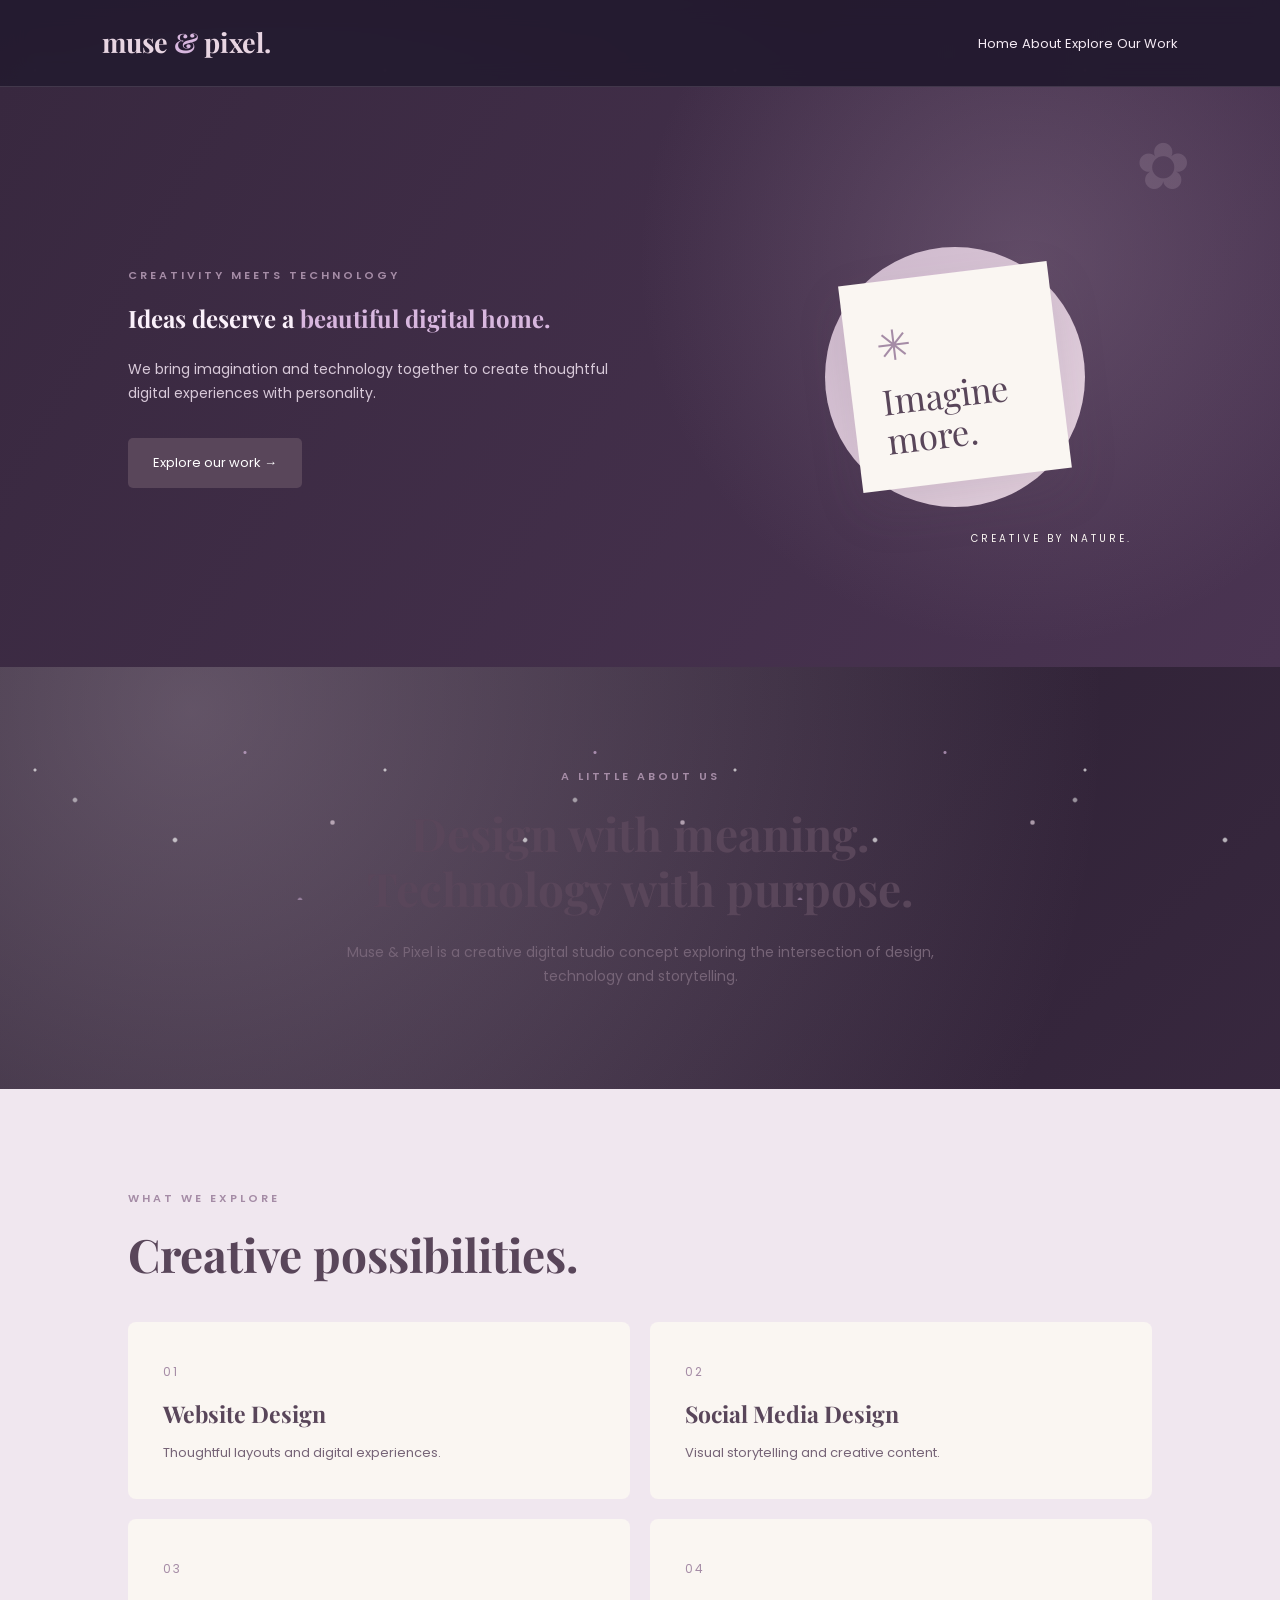
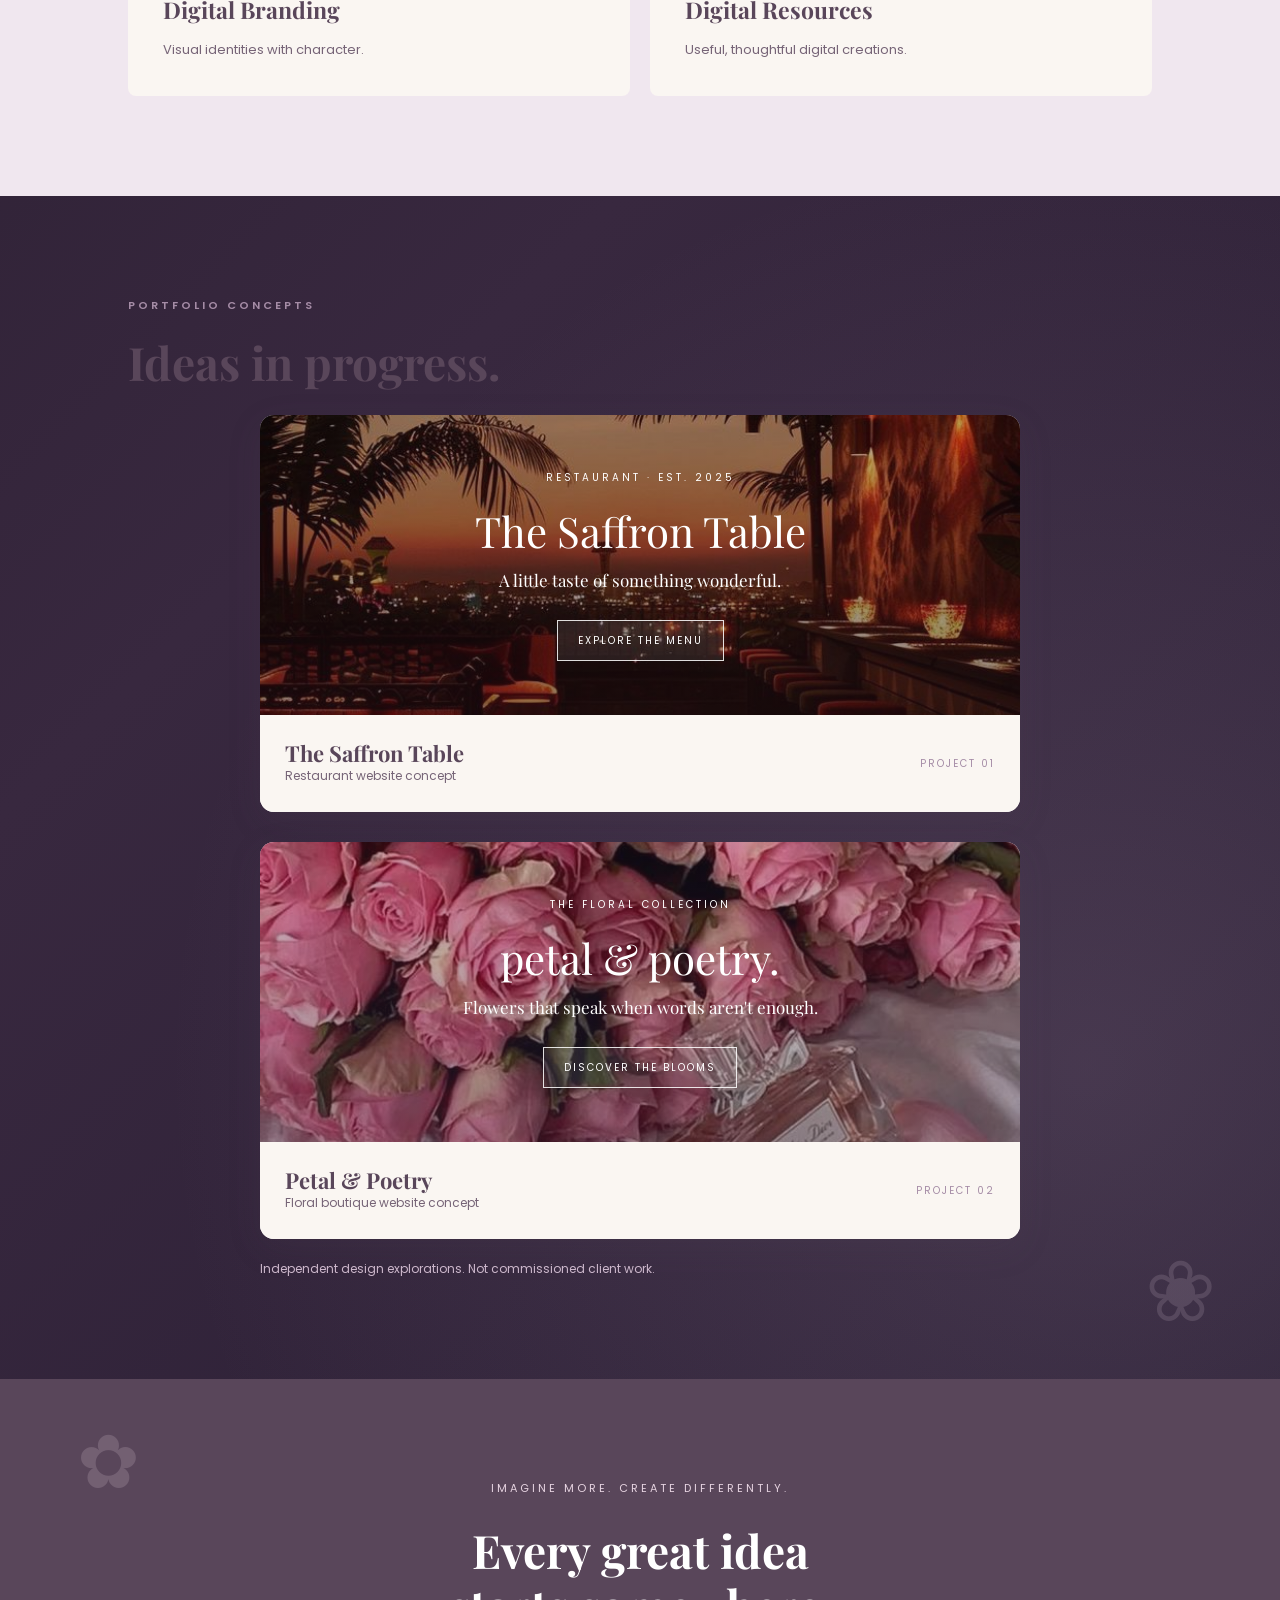
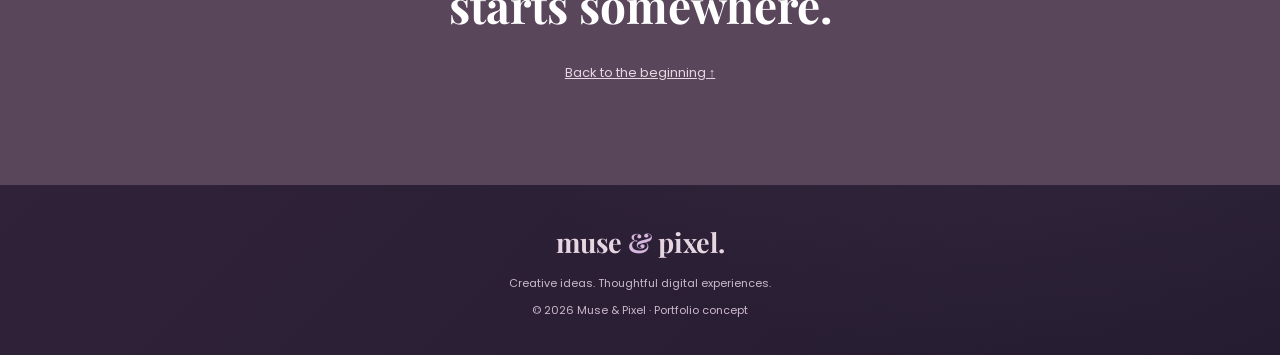
<file: index.html>
<!DOCTYPE html>
<html lang="en">
<head>
    <meta charset="UTF-8">
    <meta name="viewport" content="width=device-width, initial-scale=1.0">
    <meta name="description" content="Muse & Pixel — Creative design and thoughtful digital experiences.">
    <title>Muse & Pixel | Creative Digital Studio</title>

    <link rel="preconnect" href="https://fonts.googleapis.com">
    <link rel="preconnect" href="https://fonts.gstatic.com" crossorigin>
    <link href="https://fonts.googleapis.com/css2?family=Playfair+Display:wght@500;600;700&family=Poppins:wght@300;400;500;600&display=swap" rel="stylesheet">

    <link rel="stylesheet" href="style.css">
</head>
<body>

    <header>
        <a href="#" class="logo">muse <span>&</span> pixel.</a>

        <nav id="navigation">
            <a href="#home">Home</a>
            <a href="#about">About</a>
            <a href="#services">Explore</a>
            <a href="#work">Our Work</a>
        </nav>

        <button class="menu-toggle" id="menuToggle"
                aria-label="Toggle navigation"
                aria-expanded="false">
            ☰
        </button>
    </header>

    <main>
        <section class="hero" id="home">
            <div class="hero-content">
                <p class="eyebrow">CREATIVITY MEETS TECHNOLOGY</p>

                <h1>
                    Ideas deserve a
                    <span>beautiful digital home.</span>
                </h1>

                <p class="hero-description">
                    We bring imagination and technology together
                    to create thoughtful digital experiences
                    with personality.
                </p>

                <a href="#work" class="primary-button">
                    Explore our work →
                </a>
            </div>

            <div class="hero-art" aria-hidden="true">
                <div class="art-circle"></div>
                <div class="art-card">
                    <span>✳</span>
                    <p>Imagine<br>more.</p>
                </div>
                <div class="art-caption">CREATIVE BY NATURE.</div>
            </div>
        </section>

        <section class="about section" id="about">
            <p class="eyebrow">A LITTLE ABOUT US</p>
            <h2>Design with meaning.<br>
                Technology with purpose.</h2>
            <p>
                Muse & Pixel is a creative digital studio concept
                exploring the intersection of design, technology
                and storytelling.
            </p>
        </section>

        <section class="services section" id="services">
            <p class="eyebrow">WHAT WE EXPLORE</p>
            <h2>Creative possibilities.</h2>

            <div class="service-grid">
                <article class="service-card">
                    <span>01</span>
                    <h3>Website Design</h3>
                    <p>Thoughtful layouts and digital experiences.</p>
                </article>

                <article class="service-card">
                    <span>02</span>
                    <h3>Social Media Design</h3>
                    <p>Visual storytelling and creative content.</p>
                </article>

                <article class="service-card">
                    <span>03</span>
                    <h3>Digital Branding</h3>
                    <p>Visual identities with character.</p>
                </article>

                <article class="service-card">
                    <span>04</span>
                    <h3>Digital Resources</h3>
                    <p>Useful, thoughtful digital creations.</p>
                </article>
            </div>
        </section>


<section class="work section" id="work">
    <p class="eyebrow">PORTFOLIO CONCEPTS</p>
    <h2>Ideas in progress.</h2>

    <a href="projects/saffron-table/index.html" class="project-link">
        <div class="project-card">

        <div class="project-art saffron-art">
    <span class="preview-label">RESTAURANT · EST. 2025</span>
    <h3>The Saffron Table</h3>
    <p>A little taste of something wonderful.</p>
    <span class="preview-button">EXPLORE THE MENU</span>
</div>

            <div class="project-info">
                <div>
                    <h3>The Saffron Table</h3>
                    <p>Restaurant website concept</p>
                </div>

                <span class="project-number">PROJECT 01</span>
            </div>

        </div>
    </a>



<a href="projects/petals-and-poetry/index.html" class="project-link">
    <div class="project-card">

        <div class="project-art petal-art">
            <span class="preview-label">THE FLORAL COLLECTION</span>
            <h3>petal & poetry.</h3>
            <p>Flowers that speak when words aren't enough.</p>
            <span class="preview-button">DISCOVER THE BLOOMS</span>
        </div>

        <div class="project-info">
            <div>
                <h3>Petal & Poetry</h3>
                <p>Floral boutique website concept</p>
            </div>

            <span class="project-number">PROJECT 02</span>
        </div>

    </div>
</a>



    <p class="portfolio-note">
        Independent design explorations. Not commissioned
        client work.
    </p>
</section>


        <section class="closing">
            <p>IMAGINE MORE. CREATE DIFFERENTLY.</p>
            <h2>Every great idea<br>starts somewhere.</h2>
            <a href="#home">Back to the beginning ↑</a>
        </section>
    </main>

    <footer>
        <a href="#" class="logo">muse <span>&</span> pixel.</a>
        <p>Creative ideas. Thoughtful digital experiences.</p>
        <small>© 2026 Muse & Pixel · Portfolio concept</small>
    </footer>

    <script src="script.js"></script>
</body>
</html>
</file>
<file: style.css>
/* =========================================
   MUSE & PIXEL — MAIN STYLESHEET
========================================= */

/* COLOUR PALETTE */

:root {
    --rose: #E8D5E2;
    --lavender: #CDB8CC;
    --mauve: #A58CA6;
    --plum: #59465A;
    --ivory: #FAF6F2;
    --text: #514653;
}

/* RESET */

* {
    margin: 0;
    padding: 0;
    box-sizing: border-box;
    scroll-behavior: smooth;
}

body {
    font-family: 'Poppins', sans-serif;
    background:
        radial-gradient(circle at 15% 20%, rgba(205, 184, 204, 0.35), transparent 30%),
        radial-gradient(circle at 85% 75%, rgba(165, 140, 166, 0.22), transparent 32%),
        linear-gradient(135deg, #211827, #38283F 50%, #241B30);
    color: var(--ivory);
    line-height: 1.7;
    position: relative;
    overflow-x: hidden;
    isolation: isolate;
}

/* =========================================
   FLOATING STARS
========================================= */

body::before,
body::after {
    content: "";
    position: fixed;
    inset: 0;
    pointer-events: none;
    z-index: 0;
    background-repeat: repeat;
}

body::before {
    background-image:
        radial-gradient(2px 2px at 10% 20%, #fff 50%, transparent 100%),
        radial-gradient(2px 2px at 25% 75%, #E8D5E2 50%, transparent 100%),
        radial-gradient(3px 3px at 50% 40%, #fff 50%, transparent 100%),
        radial-gradient(2px 2px at 70% 15%, #D8B7DF 50%, transparent 100%),
        radial-gradient(2px 2px at 85% 65%, #fff 50%, transparent 100%),
        radial-gradient(3px 3px at 95% 35%, #E8D5E2 50%, transparent 100%);
    background-size: 350px 350px;
    opacity: 0.65;
    animation: twinkle 4s ease-in-out infinite alternate;
}

body::after {
    background-image:
        radial-gradient(3px 3px at 15% 60%, #fff 50%, transparent 100%),
        radial-gradient(3px 3px at 60% 80%, #D8B7DF 50%, transparent 100%),
        radial-gradient(2px 2px at 90% 20%, #fff 50%, transparent 100%);
    background-size: 500px 500px;
    opacity: 0.5;
    animation: twinkle 6s ease-in-out infinite alternate-reverse;
}

@keyframes twinkle {
    from {
        opacity: 0.2;
    }
    to {
        opacity: 0.8;
    }
}

/* KEEP CONTENT ABOVE STARS */

body > * {
    position: relative;
    z-index: 1;
}

/* =========================================
   HEADER & NAVIGATION
========================================= */

header {
    min-height: 85px;
    padding: 20px 8%;
    display: flex;
    align-items: center;
    justify-content: space-between;
    background: rgba(36, 27, 48, 0.88);
    backdrop-filter: blur(12px);
    border-bottom: 1px solid rgba(232, 213, 226, 0.15);
}

.logo {
    font-family: 'Playfair Display', serif;
    font-size: 27px;
    font-weight: 700;
    color: var(--rose);
    text-decoration: none;
}

.logo span {
    color: #D8B7DF;
}

nav a {
    text-decoration: none;
    color: #F4EAF4;
    font-size: 13px;
    transition: color 0.3s;
}

nav a:hover {
    color: var(--mauve);
}

.menu-toggle {
    display: none;
    border: none;
    background: none;
    color: var(--rose);
    font-size: 25px;
    cursor: pointer;
}

/* =========================================
   HERO SECTION
========================================= */

.hero {
    min-height: 580px;
    padding: 80px 10%;
    display: grid;
    grid-template-columns: 1.2fr 0.8fr;
    align-items: center;
    gap: 40px;
    background:
        radial-gradient(circle at 80% 30%, rgba(165, 140, 166, 0.3), transparent 35%),
        linear-gradient(120deg, #38283F, #4A3452);
    position: relative;
    overflow: hidden;
    isolation: isolate;
}

.eyebrow {
    font-size: 11px;
    letter-spacing: 3px;
    font-weight: 600;
    color: var(--mauve);
    margin-bottom: 20px;
}

h1, h2, h3 {
    font-family: 'Playfair Display', serif;
    line-height: 1.2;
}

h1 {
    color: #FAF0FA;
}

h1 span {
    color: #D8B7DF;
}

.hero-description {
    max-width: 480px;
    margin: 25px 0 32px;
    font-size: 14px;
    color: #D8C9D9;
}

.primary-button {
    display: inline-block;
    background: var(--plum);
    color: white;
    padding: 14px 25px;
    text-decoration: none;
    border-radius: 5px;
    font-size: 13px;
    transition: transform 0.3s, background 0.3s;
}

.primary-button:hover {
    background: #745B76;
    transform: translateY(-3px);
}

/* HERO ART */

.hero-art {
    min-height: 340px;
    position: relative;
    display: grid;
    place-items: center;
}

.art-circle {
    width: 260px;
    height: 260px;
    border-radius: 50%;
    background: linear-gradient(135deg, #CDB8CC, #E8D5E2);
    position: absolute;
}

.art-card {
    position: relative;
    background: var(--ivory);
    width: 210px;
    padding: 30px;
    box-shadow: 0 20px 50px #59465A20;
    transform: rotate(-7deg);
}

.art-card span {
    color: var(--mauve);
    font-size: 42px;
}

.art-card p {
    font-family: 'Playfair Display', serif;
    font-size: 35px;
    color: var(--plum);
    line-height: 1.1;
}

.art-caption {
    position: absolute;
    bottom: 0;
    right: 5%;
    font-size: 10px;
    letter-spacing: 3px;
}

/* HERO FLOWER */

.hero::before {
    content: "✿";
    position: absolute;
    top: 25px;
    right: 7%;
    font-family: Georgia, serif;
    font-size: 65px;
    color: var(--rose);
    opacity: 0.15;
    pointer-events: none;
    z-index: 0;
}

/* =========================================
   GENERAL SECTIONS
========================================= */

.section {
    padding: 100px 10%;
}

.section h2,
.closing h2 {
    font-size: clamp(32px, 4vw, 46px);
    color: var(--plum);
    margin-bottom: 25px;
}

/* ABOUT */

.about {
    text-align: center;
    max-width: 950px;
    margin: auto;
}

.about > p:last-child {
    max-width: 620px;
    margin: auto;
    color: #766477;
    font-size: 14px;
}

/* =========================================
   SERVICES
========================================= */

.services {
    background: #F0E7EF;
}

.service-grid {
    display: grid;
    grid-template-columns: repeat(2, 1fr);
    gap: 20px;
    margin-top: 40px;
}

.service-card {
    background: var(--ivory);
    padding: 35px;
    border-radius: 8px;
    transition: transform 0.3s;
}

.service-card:hover {
    transform: translateY(-5px);
}

.service-card > span {
    color: var(--mauve);
    font-size: 12px;
    letter-spacing: 2px;
}

.service-card h3 {
    font-size: 23px;
    margin: 15px 0;
    color: var(--plum);
}

.service-card p {
    font-size: 13px;
    color: #766477;
}

/* =========================================
   PORTFOLIO
========================================= */

.work {
    position: relative;
    overflow: hidden;
    isolation: isolate;
}

.project-link {
    display: block;
    max-width: 760px;
    margin: 0 auto;
    text-decoration: none;
    color: inherit;
}

.project-link + .project-link {
    margin-top: 30px;
}

.project-card {
    background: white;
    border-radius: 14px;
    overflow: hidden;
    width: 100%;
    box-shadow: 0 10px 35px rgba(89, 70, 90, 0.12);
    transition: transform 0.35s ease, box-shadow 0.35s ease;
}

.project-link:hover .project-card {
    transform: translateY(-7px);
    box-shadow: 0 18px 40px rgba(205, 184, 204, 0.25);
}

/* IMAGE PREVIEW AREA */

.project-art {
    min-height: 300px;
    padding: 40px 25px;
    display: flex;
    flex-direction: column;
    justify-content: center;
    align-items: center;
    text-align: center;
    background-position: center;
    background-size: cover;
    background-repeat: no-repeat;
    position: relative;
    overflow: hidden;
}

/* SAFFRON TABLE */

.saffron-art {
    background-image:
        linear-gradient(
            rgba(40, 15, 20, 0.30),
            rgba(40, 15, 20, 0.50)
        ),
        url("images/saffron-preview.jpeg");
    color: #FFFFFF;
}

/* PETAL & POETRY */

.petal-art {
    background-image:
        linear-gradient(
            rgba(55, 35, 65, 0.25),
            rgba(55, 35, 65, 0.45)
        ),
        url("images/petal-preview.jpeg");
    color: #FFFFFF;
}

/* PREVIEW TEXT */

.project-art .preview-label {
    font-family: 'Poppins', sans-serif;
    font-size: 10px;
    letter-spacing: 3px;
    margin-bottom: 20px;
    color: #FFFFFF;
}

.project-art h3 {
    font-family: 'Playfair Display', serif;
    font-size: clamp(30px, 5vw, 42px);
    font-weight: 400;
    color: #FFFFFF;
    margin-bottom: 10px;
}

.project-art p {
    font-family: 'Playfair Display', serif;
    font-size: 17px;
    margin: 0 0 25px;
    color: #FFFFFF;
}

/* DECORATIVE PREVIEW LABEL */

.project-art .preview-button {
    display: inline-block;
    font-family: 'Poppins', sans-serif;
    font-size: 10px;
    letter-spacing: 2px;
    padding: 11px 20px;
    border: 1px solid rgba(255, 255, 255, 0.85);
    color: #FFFFFF;
    background: rgba(255, 255, 255, 0.08);
    transition: background 0.3s;
}

.project-link:hover .preview-button {
    background: rgba(255, 255, 255, 0.2);
}

/* PROJECT INFORMATION */

.project-info {
    padding: 25px;
    display: flex;
    justify-content: space-between;
    gap: 15px;
    align-items: center;
    background: var(--ivory);
}

.project-info h3 {
    font-size: 22px;
    color: var(--plum);
}

.project-info p {
    font-size: 12px;
    color: #766477;
}

.project-number {
    font-size: 10px;
    letter-spacing: 2px;
    color: var(--mauve);
    white-space: nowrap;
}

.portfolio-note {
    max-width: 760px;
    margin: 20px auto 0;
    font-size: 12px;
    color: #CDB8CC;
}

/* PORTFOLIO FLOWER */

.work::after {
    content: "❀";
    position: absolute;
    bottom: 15px;
    right: 5%;
    font-family: Georgia, serif;
    font-size: 85px;
    color: var(--rose);
    opacity: 0.15;
    pointer-events: none;
    z-index: 0;
}

/* =========================================
   CLOSING SECTION
========================================= */

.closing {
    padding: 100px 20px;
    background: var(--plum);
    color: white;
    text-align: center;
    position: relative;
    overflow: hidden;
    isolation: isolate;
}

.closing > p {
    letter-spacing: 3px;
    font-size: 11px;
    color: var(--rose);
}

.closing h2 {
    color: white;
    margin: 25px 0;
}

.closing a {
    color: var(--rose);
    font-size: 13px;
}

/* CLOSING FLOWER */

.closing::before {
    content: "✿";
    position: absolute;
    top: 20px;
    left: 6%;
    font-family: Georgia, serif;
    font-size: 75px;
    color: var(--rose);
    opacity: 0.18;
    pointer-events: none;
    z-index: 0;
}

/* =========================================
   FOOTER
========================================= */

footer {
    padding: 35px 8%;
    text-align: center;
}

footer p,
footer small {
    font-size: 11px;
    color: #CDB8CC;
    display: block;
    margin-top: 8px;
}

/* =========================================
   MOBILE RESPONSIVENESS
========================================= */

@media (max-width: 768px) {

    header {
        padding: 18px 6%;
    }

    .menu-toggle {
        display: block;
    }

    nav {
        display: none;
        position: absolute;
        top: 75px;
        left: 0;
        right: 0;
        background: #38283F;
        padding: 25px;
        flex-direction: column;
        gap: 18px;
        z-index: 10;
        box-shadow: 0 10px 15px #59465A30;
    }

    nav.active {
        display: flex;
    }

    .hero {
        grid-template-columns: 1fr;
        padding: 65px 7%;
    }

    .hero-art {
        min-height: 280px;
    }

    .section {
        padding: 70px 7%;
    }

    .service-grid {
        grid-template-columns: 1fr;
    }

    .project-art {
        min-height: 260px;
        padding: 30px 18px;
    }

    .project-info {
        flex-direction: column;
        align-items: flex-start;
        padding: 20px;
    }

    .project-art h3 {
        font-size: 32px;
    }
}
</file>
